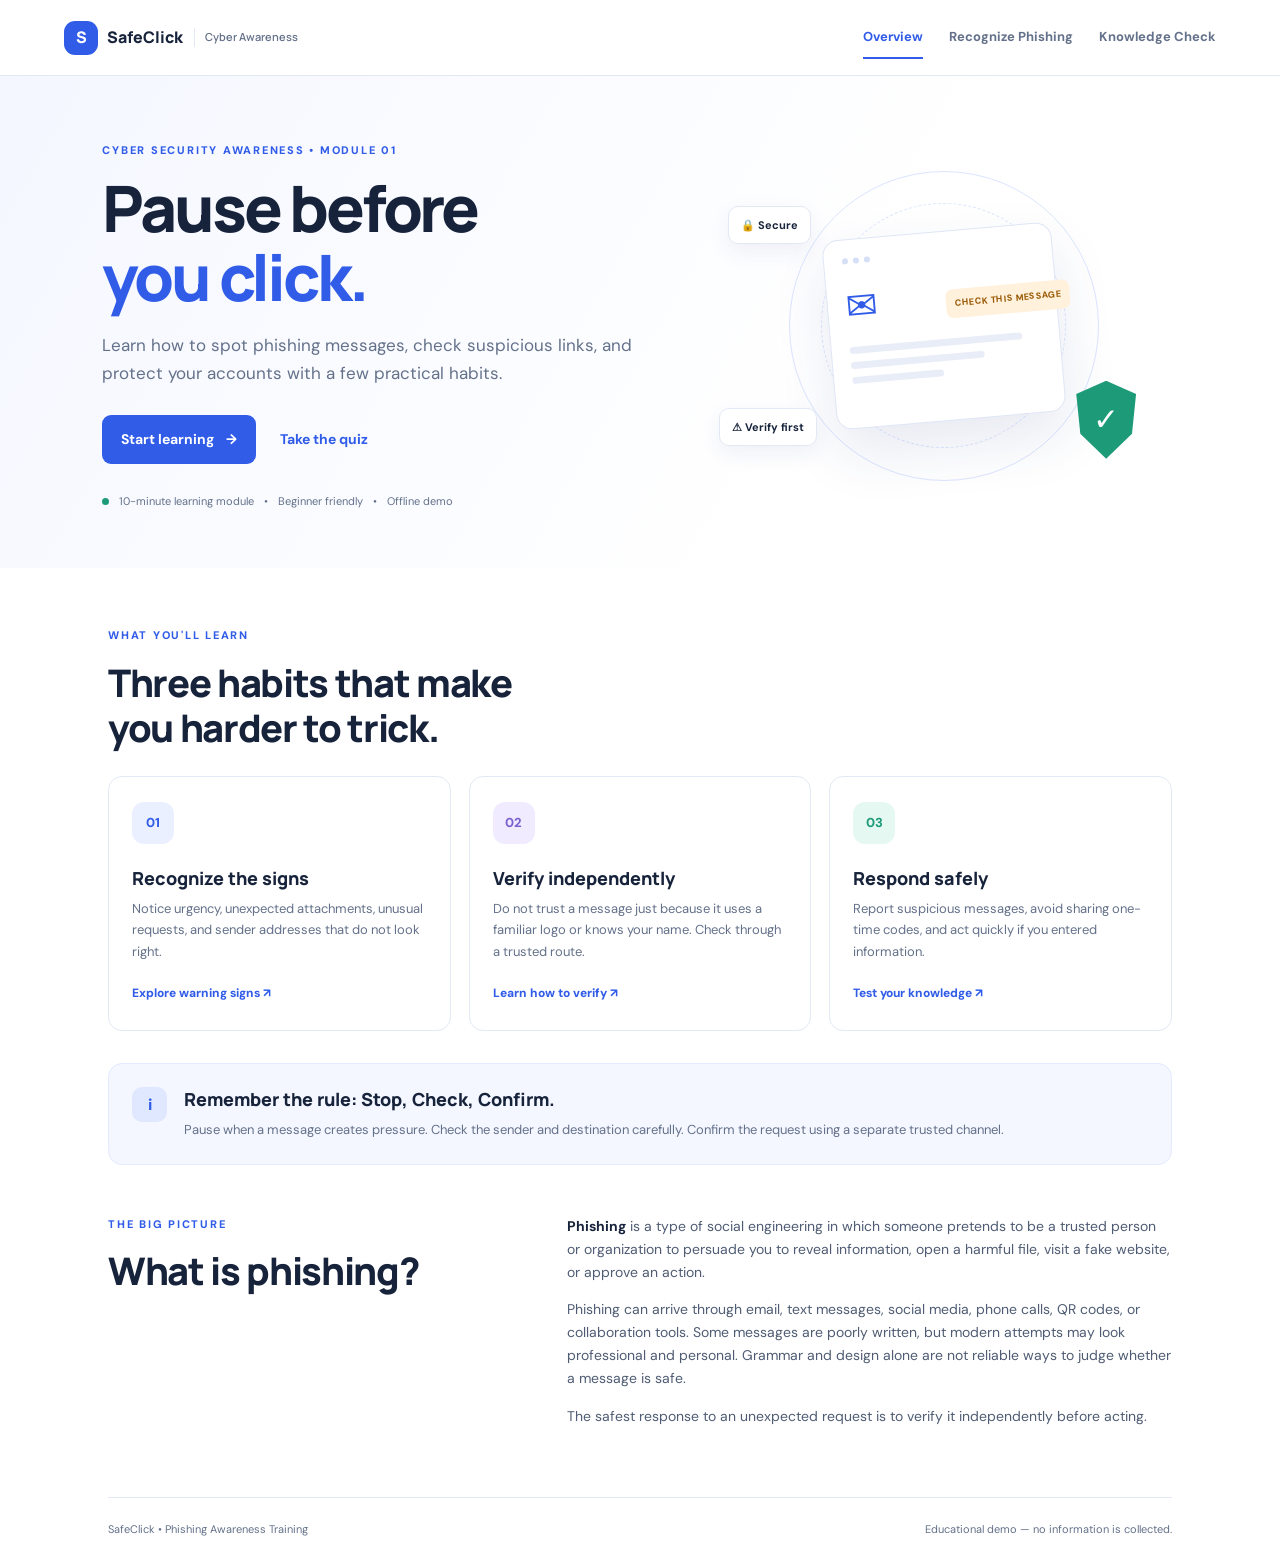
<file: index.html>
<!doctype html>
<html lang="en">
<head>
  <meta charset="utf-8">
  <meta name="viewport" content="width=device-width, initial-scale=1">
  <meta name="description" content="An offline phishing awareness training module.">
  <title>Phishing Awareness | Learn the Warning Signs</title>
  <link rel="stylesheet" href="style.css">
</head>
<body>
  <nav class="topbar">
    <a class="brand" href="index.html"><span class="brand-icon">S</span> SafeClick <span class="brand-sub">Cyber Awareness</span></a>
    <div class="navlinks"><a class="active" href="index.html">Overview</a><a href="recognize.html">Recognize Phishing</a><a href="quiz.html">Knowledge Check</a></div>
  </nav>
  <header class="hero">
    <div class="hero-copy">
      <p class="eyebrow">CYBER SECURITY AWARENESS • MODULE 01</p>
      <h1>Pause before<br><span>you click.</span></h1>
      <p class="hero-lead">Learn how to spot phishing messages, check suspicious links, and protect your accounts with a few practical habits.</p>
      <div class="hero-actions"><a class="button primary" href="recognize.html">Start learning <span aria-hidden="true">→</span></a><a class="text-link" href="quiz.html">Take the quiz</a></div>
      <div class="hero-meta"><span class="dot"></span> 10-minute learning module <span>•</span> Beginner friendly <span>•</span> Offline demo</div>
    </div>
    <div class="hero-art" aria-label="Illustration of an email protected by a shield">
      <div class="orbit orbit-one"></div><div class="orbit orbit-two"></div>
      <div class="mail-card"><div class="mail-top"><span></span><span></span><span></span></div><div class="mail-symbol">✉</div><div class="mail-line long"></div><div class="mail-line"></div><div class="mail-line short"></div><div class="warning-tag">CHECK THIS MESSAGE</div></div>
      <div class="shield">✓</div><div class="floating-chip chip-one">🔒 Secure</div><div class="floating-chip chip-two">⚠ Verify first</div>
    </div>
  </header>
  <main class="page-wrap">
    <section class="section-intro">
      <p class="eyebrow">WHAT YOU'LL LEARN</p><h2>Three habits that make<br>you harder to trick.</h2>
    </section>
    <section class="feature-grid">
      <article class="feature-card"><div class="feature-icon blue">01</div><h3>Recognize the signs</h3><p>Notice urgency, unexpected attachments, unusual requests, and sender addresses that do not look right.</p><a href="recognize.html">Explore warning signs ↗</a></article>
      <article class="feature-card"><div class="feature-icon violet">02</div><h3>Verify independently</h3><p>Do not trust a message just because it uses a familiar logo or knows your name. Check through a trusted route.</p><a href="recognize.html#verify">Learn how to verify ↗</a></article>
      <article class="feature-card"><div class="feature-icon green">03</div><h3>Respond safely</h3><p>Report suspicious messages, avoid sharing one-time codes, and act quickly if you entered information.</p><a href="quiz.html">Test your knowledge ↗</a></article>
    </section>
    <section class="callout"><div class="callout-mark">i</div><div><h3>Remember the rule: Stop, Check, Confirm.</h3><p>Pause when a message creates pressure. Check the sender and destination carefully. Confirm the request using a separate trusted channel.</p></div></section>
    <section class="content-section">
      <div><p class="eyebrow">THE BIG PICTURE</p><h2>What is phishing?</h2></div>
      <div class="prose"><p><strong>Phishing</strong> is a type of social engineering in which someone pretends to be a trusted person or organization to persuade you to reveal information, open a harmful file, visit a fake website, or approve an action.</p><p>Phishing can arrive through email, text messages, social media, phone calls, QR codes, or collaboration tools. Some messages are poorly written, but modern attempts may look professional and personal. Grammar and design alone are not reliable ways to judge whether a message is safe.</p><p>The safest response to an unexpected request is to verify it independently before acting.</p></div>
    </section>
    <footer><span>SafeClick • Phishing Awareness Training</span><span>Educational demo — no information is collected.</span></footer>
  </main>
</body>
</html>
</file>
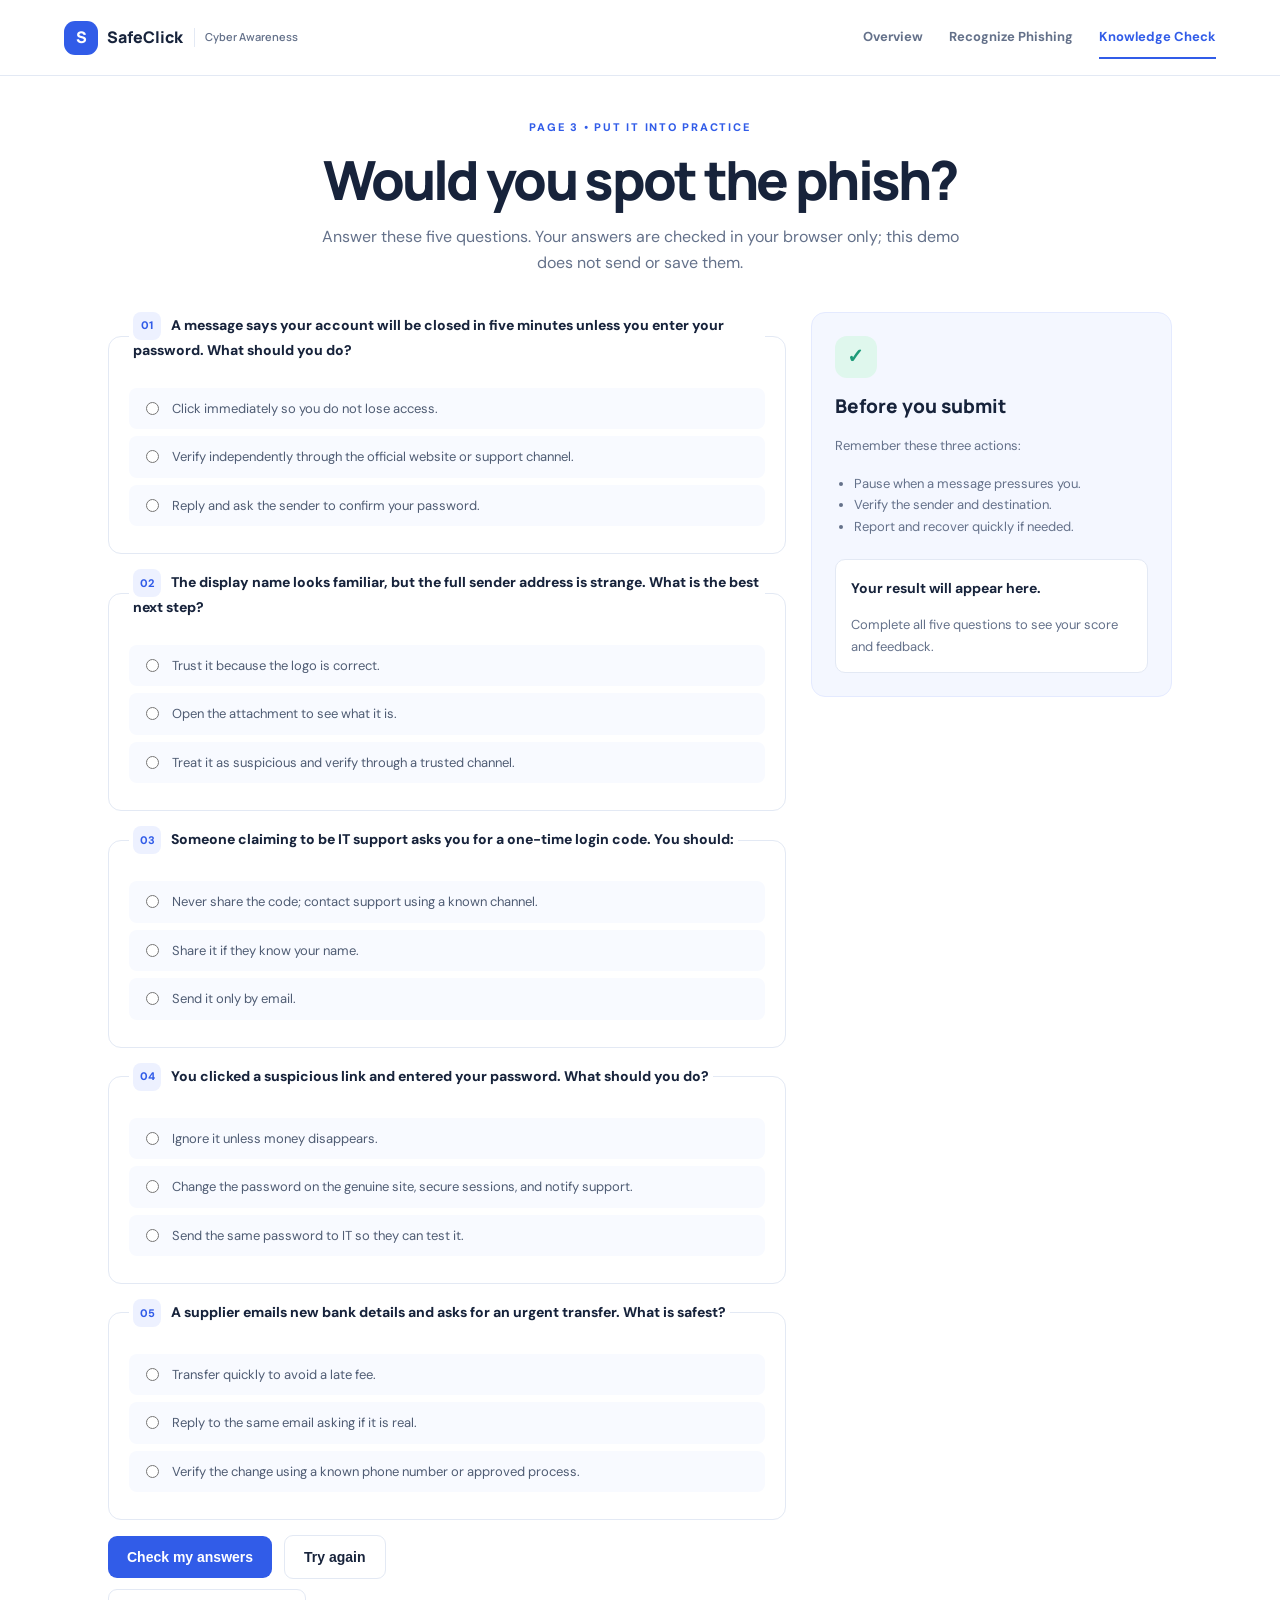
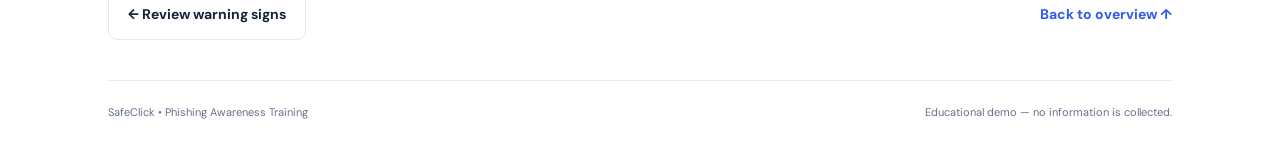
<file: quiz.html>
<!doctype html>
<html lang="en">
<head>
  <meta charset="utf-8">
  <meta name="viewport" content="width=device-width, initial-scale=1">
  <meta name="description" content="Test your phishing awareness knowledge.">
  <title>Knowledge Check | SafeClick</title>
  <link rel="stylesheet" href="style.css">
  <script src="quiz.js" defer></script>
</head>
<body>
  <nav class="topbar">
    <a class="brand" href="index.html"><span class="brand-icon">S</span> SafeClick <span class="brand-sub">Cyber Awareness</span></a>
    <div class="navlinks"><a href="index.html">Overview</a><a href="recognize.html">Recognize Phishing</a><a class="active" href="quiz.html">Knowledge Check</a></div>
  </nav>
  <main class="page-wrap inner-page">
    <header class="page-heading"><p class="eyebrow">PAGE 3 • PUT IT INTO PRACTICE</p><h1>Would you spot the phish?</h1><p>Answer these five questions. Your answers are checked in your browser only; this demo does not send or save them.</p></header>
    <div class="quiz-layout">
      <form id="quiz-form" class="quiz-form">
        <fieldset class="question"><legend><span>01</span> A message says your account will be closed in five minutes unless you enter your password. What should you do?</legend>
          <label><input type="radio" name="q1" value="a" required> Click immediately so you do not lose access.</label>
          <label><input type="radio" name="q1" value="b"> Verify independently through the official website or support channel.</label>
          <label><input type="radio" name="q1" value="c"> Reply and ask the sender to confirm your password.</label>
        </fieldset>
        <fieldset class="question"><legend><span>02</span> The display name looks familiar, but the full sender address is strange. What is the best next step?</legend>
          <label><input type="radio" name="q2" value="a" required> Trust it because the logo is correct.</label>
          <label><input type="radio" name="q2" value="b"> Open the attachment to see what it is.</label>
          <label><input type="radio" name="q2" value="c"> Treat it as suspicious and verify through a trusted channel.</label>
        </fieldset>
        <fieldset class="question"><legend><span>03</span> Someone claiming to be IT support asks you for a one-time login code. You should:</legend>
          <label><input type="radio" name="q3" value="a" required> Never share the code; contact support using a known channel.</label>
          <label><input type="radio" name="q3" value="b"> Share it if they know your name.</label>
          <label><input type="radio" name="q3" value="c"> Send it only by email.</label>
        </fieldset>
        <fieldset class="question"><legend><span>04</span> You clicked a suspicious link and entered your password. What should you do?</legend>
          <label><input type="radio" name="q4" value="a" required> Ignore it unless money disappears.</label>
          <label><input type="radio" name="q4" value="b"> Change the password on the genuine site, secure sessions, and notify support.</label>
          <label><input type="radio" name="q4" value="c"> Send the same password to IT so they can test it.</label>
        </fieldset>
        <fieldset class="question"><legend><span>05</span> A supplier emails new bank details and asks for an urgent transfer. What is safest?</legend>
          <label><input type="radio" name="q5" value="a" required> Transfer quickly to avoid a late fee.</label>
          <label><input type="radio" name="q5" value="b"> Reply to the same email asking if it is real.</label>
          <label><input type="radio" name="q5" value="c"> Verify the change using a known phone number or approved process.</label>
        </fieldset>
        <button class="button primary submit-button" type="submit">Check my answers</button>
        <button class="button secondary reset-button" type="reset">Try again</button>
      </form>
      <aside class="quiz-aside"><div class="aside-icon">✓</div><h2>Before you submit</h2><p>Remember these three actions:</p><ul><li>Pause when a message pressures you.</li><li>Verify the sender and destination.</li><li>Report and recover quickly if needed.</li></ul><div class="result-box" id="result" role="status" aria-live="polite"><strong>Your result will appear here.</strong><p>Complete all five questions to see your score and feedback.</p></div></aside>
    </div>
    <div class="page-nav"><a class="button secondary" href="recognize.html">← Review warning signs</a><a class="text-link" href="index.html">Back to overview ↑</a></div>
    <footer><span>SafeClick • Phishing Awareness Training</span><span>Educational demo — no information is collected.</span></footer>
  </main>
</body>
</html>
</file>
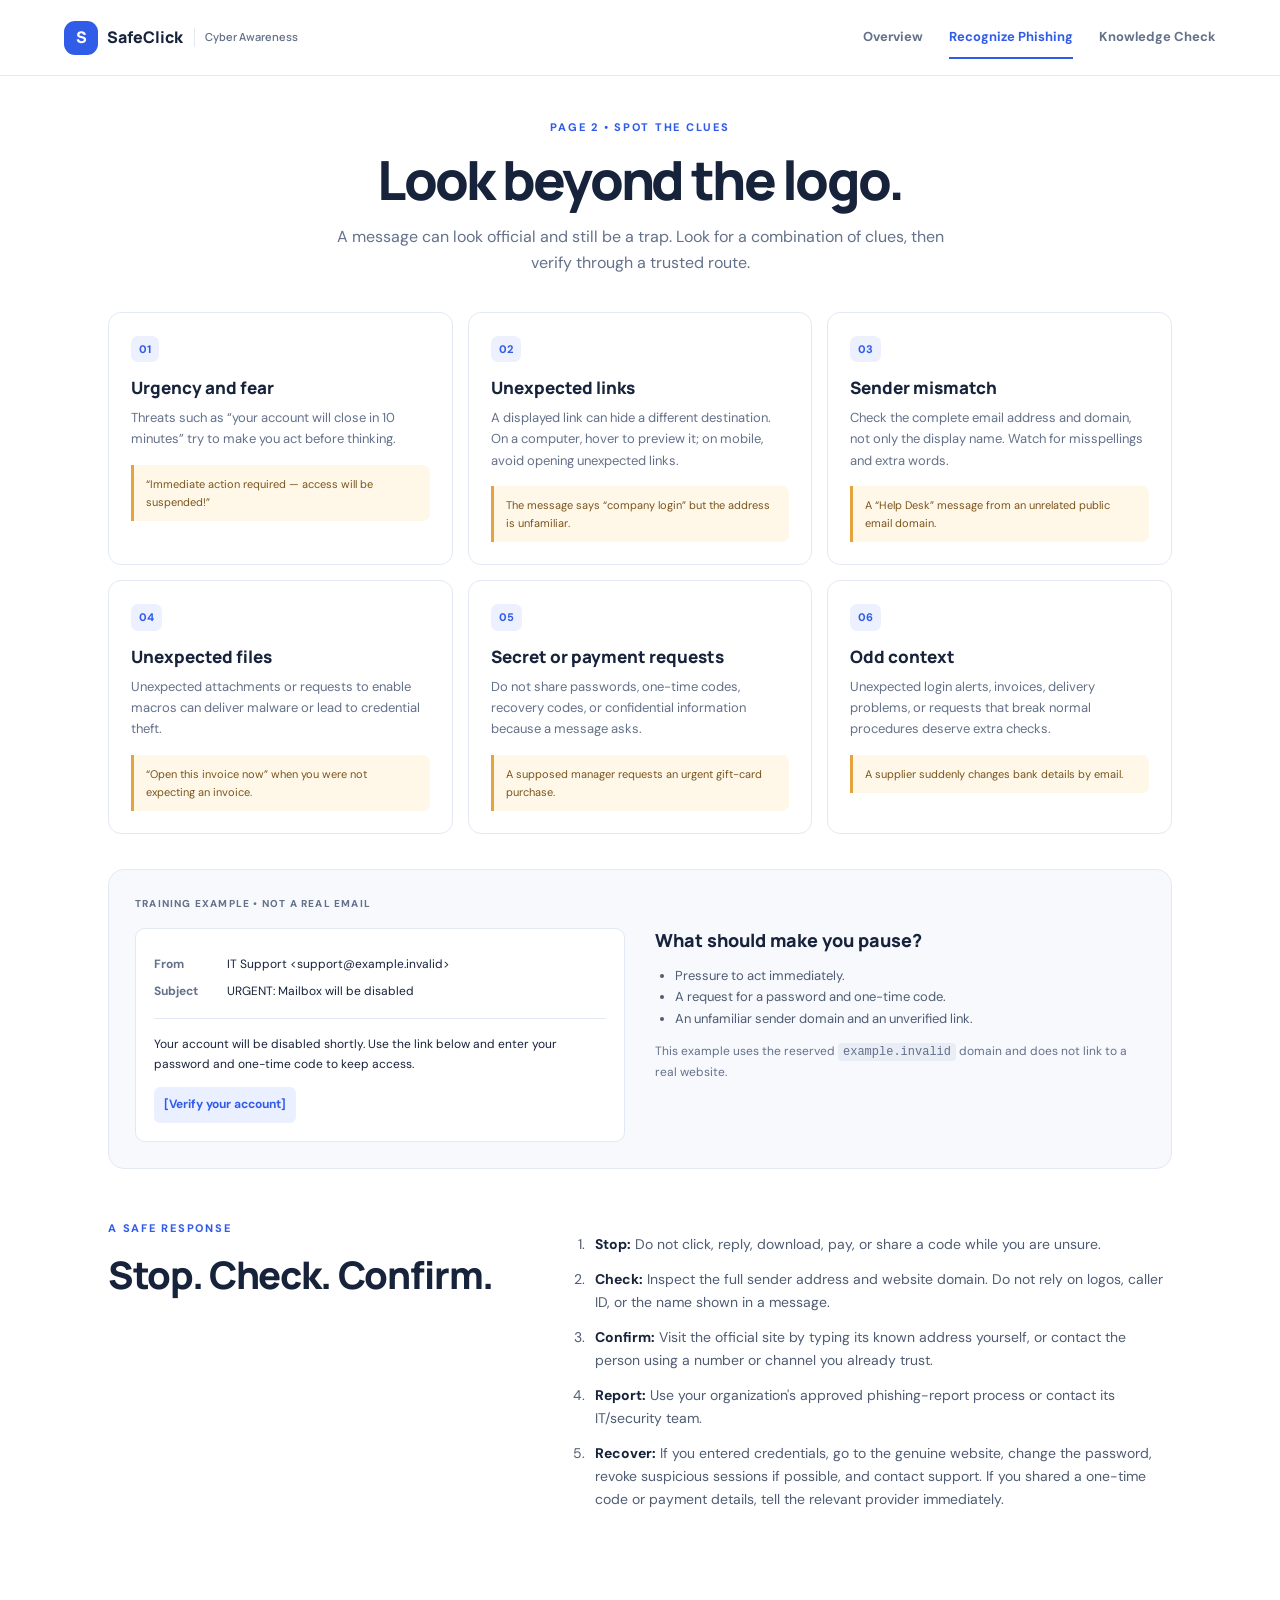
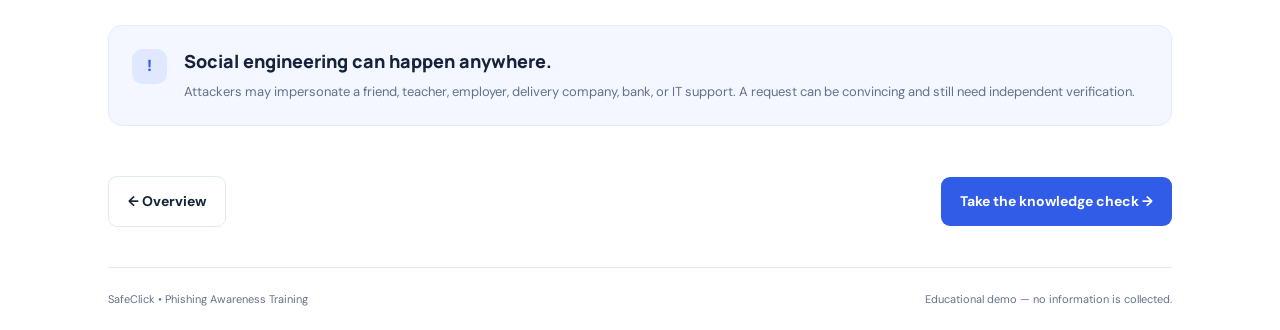
<file: recognize.html>
<!doctype html>
<html lang="en">
<head>
  <meta charset="utf-8">
  <meta name="viewport" content="width=device-width, initial-scale=1">
  <meta name="description" content="Learn how to recognize phishing and social engineering.">
  <title>Recognize Phishing | SafeClick</title>
  <link rel="stylesheet" href="style.css">
</head>
<body>
  <nav class="topbar">
    <a class="brand" href="index.html"><span class="brand-icon">S</span> SafeClick <span class="brand-sub">Cyber Awareness</span></a>
    <div class="navlinks"><a href="index.html">Overview</a><a class="active" href="recognize.html">Recognize Phishing</a><a href="quiz.html">Knowledge Check</a></div>
  </nav>
  <main class="page-wrap inner-page">
    <header class="page-heading"><p class="eyebrow">PAGE 2 • SPOT THE CLUES</p><h1>Look beyond the logo.</h1><p>A message can look official and still be a trap. Look for a combination of clues, then verify through a trusted route.</p></header>
    <section class="sign-grid">
      <article class="sign-card"><span class="sign-number">01</span><h2>Urgency and fear</h2><p>Threats such as “your account will close in 10 minutes” try to make you act before thinking.</p><div class="mini-example">“Immediate action required — access will be suspended!”</div></article>
      <article class="sign-card"><span class="sign-number">02</span><h2>Unexpected links</h2><p>A displayed link can hide a different destination. On a computer, hover to preview it; on mobile, avoid opening unexpected links.</p><div class="mini-example">The message says “company login” but the address is unfamiliar.</div></article>
      <article class="sign-card"><span class="sign-number">03</span><h2>Sender mismatch</h2><p>Check the complete email address and domain, not only the display name. Watch for misspellings and extra words.</p><div class="mini-example">A “Help Desk” message from an unrelated public email domain.</div></article>
      <article class="sign-card"><span class="sign-number">04</span><h2>Unexpected files</h2><p>Unexpected attachments or requests to enable macros can deliver malware or lead to credential theft.</p><div class="mini-example">“Open this invoice now” when you were not expecting an invoice.</div></article>
      <article class="sign-card"><span class="sign-number">05</span><h2>Secret or payment requests</h2><p>Do not share passwords, one-time codes, recovery codes, or confidential information because a message asks.</p><div class="mini-example">A supposed manager requests an urgent gift-card purchase.</div></article>
      <article class="sign-card"><span class="sign-number">06</span><h2>Odd context</h2><p>Unexpected login alerts, invoices, delivery problems, or requests that break normal procedures deserve extra checks.</p><div class="mini-example">A supplier suddenly changes bank details by email.</div></article>
    </section>
    <section class="example-panel">
      <div class="example-label">TRAINING EXAMPLE • NOT A REAL EMAIL</div>
      <div class="fake-email">
        <div class="email-row"><b>From</b><span>IT Support &lt;support@example.invalid&gt;</span></div>
        <div class="email-row"><b>Subject</b><span>URGENT: Mailbox will be disabled</span></div>
        <hr>
        <p>Your account will be disabled shortly. Use the link below and enter your password and one-time code to keep access.</p>
        <span class="fake-link">[Verify your account]</span>
      </div>
      <div class="analysis"><h3>What should make you pause?</h3><ul><li>Pressure to act immediately.</li><li>A request for a password and one-time code.</li><li>An unfamiliar sender domain and an unverified link.</li></ul><p>This example uses the reserved <code>example.invalid</code> domain and does not link to a real website.</p></div>
    </section>
    <section class="content-section" id="verify">
      <div><p class="eyebrow">A SAFE RESPONSE</p><h2>Stop. Check. Confirm.</h2></div>
      <div class="prose">
        <ol class="steps">
          <li><strong>Stop:</strong> Do not click, reply, download, pay, or share a code while you are unsure.</li>
          <li><strong>Check:</strong> Inspect the full sender address and website domain. Do not rely on logos, caller ID, or the name shown in a message.</li>
          <li><strong>Confirm:</strong> Visit the official site by typing its known address yourself, or contact the person using a number or channel you already trust.</li>
          <li><strong>Report:</strong> Use your organization's approved phishing-report process or contact its IT/security team.</li>
          <li><strong>Recover:</strong> If you entered credentials, go to the genuine website, change the password, revoke suspicious sessions if possible, and contact support. If you shared a one-time code or payment details, tell the relevant provider immediately.</li>
        </ol>
      </div>
    </section>
    <section class="callout"><div class="callout-mark">!</div><div><h3>Social engineering can happen anywhere.</h3><p>Attackers may impersonate a friend, teacher, employer, delivery company, bank, or IT support. A request can be convincing and still need independent verification.</p></div></section>
    <div class="page-nav"><a class="button secondary" href="index.html">← Overview</a><a class="button primary" href="quiz.html">Take the knowledge check →</a></div>
    <footer><span>SafeClick • Phishing Awareness Training</span><span>Educational demo — no information is collected.</span></footer>
  </main>
</body>
</html>
</file>
<file: style.css>
@import url('https://fonts.googleapis.com/css2?family=DM+Sans:wght@400;500;600;700&family=Manrope:wght@400;500;600;700;800&display=swap');
:root{--ink:#17233b;--muted:#64718a;--blue:#315ce8;--pale:#f4f7ff;--line:#e3e9f4;--green:#1d9b79;--violet:#7b61d1}
*{box-sizing:border-box}html{scroll-behavior:smooth}body{margin:0;color:var(--ink);background:#fff;font-family:"DM Sans",Arial,sans-serif;line-height:1.65}a{color:inherit;text-decoration:none}.topbar{height:auto;min-height:76px;padding:14px max(5vw,24px);display:flex;align-items:center;justify-content:space-between;gap:24px;border-bottom:1px solid var(--line);background:#fff}.brand{font-family:Manrope,Arial,sans-serif;font-weight:800;display:flex;align-items:center;gap:9px;white-space:nowrap}.brand-icon{display:grid;place-items:center;width:34px;height:34px;border-radius:11px;background:var(--blue);color:#fff}.brand-sub{font-size:11px;color:var(--muted);font-weight:600;border-left:1px solid var(--line);padding-left:10px;margin-left:2px}.navlinks{display:flex;gap:26px;font-size:13px;font-weight:700;color:var(--muted)}.navlinks a{padding:10px 0;border-bottom:2px solid transparent}.navlinks a:hover,.navlinks a.active{color:var(--blue);border-color:var(--blue)}.hero{padding:65px max(8vw,28px) 58px;display:grid;grid-template-columns:1.1fr .9fr;gap:35px;align-items:center;background:linear-gradient(120deg,#f4f7ff 0%,#fff 65%);overflow:hidden}.hero-copy{max-width:650px}.eyebrow{font-size:11px;letter-spacing:.16em;font-weight:800;color:var(--blue);margin:0 0 15px}.hero h1,.page-heading h1{font:800 clamp(42px,5vw,68px)/1.07 Manrope,Arial,sans-serif;letter-spacing:-.05em;margin:0 0 20px}.hero h1 span{color:var(--blue)}.hero-lead{font-size:17px;color:var(--muted);max-width:550px}.hero-actions{display:flex;align-items:center;gap:24px;margin:28px 0}.button{display:inline-flex;justify-content:center;align-items:center;gap:12px;border:0;border-radius:9px;padding:13px 19px;font-weight:700;font-size:14px;cursor:pointer;transition:transform .15s,background .15s}.button:hover{transform:translateY(-1px)}.primary{background:var(--blue);color:white}.primary:hover{background:#2349ca}.secondary{border:1px solid var(--line);background:#fff;color:var(--ink)}.text-link{font-size:14px;font-weight:700;color:var(--blue)}.hero-meta{font-size:11px;color:var(--muted);display:flex;align-items:center;gap:10px;flex-wrap:wrap}.dot{width:7px;height:7px;border-radius:50%;background:var(--green)}.hero-art{min-height:310px;position:relative;display:grid;place-items:center}.orbit{position:absolute;border:1px solid #dce5ff;border-radius:50%;width:310px;height:310px}.orbit-two{width:245px;height:245px;border-style:dashed}.mail-card{position:relative;width:230px;height:190px;border:1px solid #dfe6f5;border-radius:16px;background:white;box-shadow:0 25px 55px #223f8d1c;padding:18px;transform:rotate(-5deg)}.mail-top{display:flex;gap:5px}.mail-top span{height:6px;width:6px;background:#d5dff5;border-radius:50%}.mail-symbol{font-size:38px;color:var(--blue);margin:12px 0 8px}.mail-line{height:7px;width:70%;background:#e8edf8;border-radius:8px;margin:8px 0}.mail-line.long{width:90%}.mail-line.short{width:48%}.warning-tag{position:absolute;right:-14px;top:58px;background:#fff1dc;color:#9b5b08;font-size:9px;font-weight:800;padding:7px 9px;border-radius:7px;letter-spacing:.04em}.shield{position:absolute;right:8%;bottom:22px;width:68px;height:78px;display:grid;place-items:center;clip-path:polygon(50% 0,94% 17%,88% 68%,50% 100%,12% 68%,6% 17%);background:var(--green);color:white;font-size:31px;box-shadow:0 12px 25px #1d9b7933}.floating-chip{position:absolute;background:white;border:1px solid var(--line);border-radius:10px;padding:9px 12px;font-size:11px;font-weight:700;box-shadow:0 8px 22px #223f8d12}.chip-one{top:35px;left:4%}.chip-two{bottom:35px;left:2%}.page-wrap{max-width:1120px;padding:0 28px;margin:auto}.section-intro{padding:58px 0 25px}.section-intro h2,.content-section h2{font:800 clamp(28px,3vw,38px)/1.2 Manrope,Arial,sans-serif;letter-spacing:-.035em;margin:0}.feature-grid{display:grid;grid-template-columns:repeat(3,1fr);gap:18px}.feature-card{border:1px solid var(--line);border-radius:14px;padding:25px 23px;background:#fff}.feature-icon{width:42px;height:42px;border-radius:12px;display:grid;place-items:center;font-weight:800;font-size:13px;margin-bottom:22px}.blue{background:#eaf0ff;color:var(--blue)}.violet{background:#f0ebff;color:var(--violet)}.green{background:#e5f8f1;color:var(--green)}.feature-card h3,.callout h3{font:800 18px Manrope,Arial,sans-serif;margin:0 0 8px}.feature-card p,.callout p{font-size:13px;color:var(--muted);margin:0 0 17px}.feature-card a{font-size:12px;color:var(--blue);font-weight:800}.callout{display:flex;gap:17px;background:#f4f7ff;border:1px solid #e4eaff;border-radius:14px;padding:23px;margin:32px 0 50px}.callout-mark{width:35px;height:35px;flex:0 0 35px;display:grid;place-items:center;border-radius:10px;background:#e0e8ff;color:var(--blue);font-weight:800}.callout p{margin-bottom:0}.content-section{display:grid;grid-template-columns:.8fr 1.2fr;gap:55px;padding:0 0 55px}.prose{color:#4f5c73;font-size:14px}.prose p:first-child{margin-top:0}.prose strong{color:var(--ink)}footer{border-top:1px solid var(--line);padding:22px 0;display:flex;justify-content:space-between;gap:15px;color:var(--muted);font-size:11px}.inner-page{padding-top:42px}.page-heading{max-width:750px;margin:0 auto 35px;text-align:center}.page-heading h1{font-size:clamp(36px,4.5vw,54px);margin-bottom:15px}.page-heading>p:last-child{color:var(--muted);max-width:650px;margin:0 auto}.sign-grid{display:grid;grid-template-columns:repeat(3,1fr);gap:15px}.sign-card{padding:22px;border:1px solid var(--line);border-radius:13px}.sign-number{display:inline-block;color:var(--blue);background:#edf1ff;border-radius:7px;padding:4px 8px;font-size:11px;font-weight:800}.sign-card h2{font:800 17px Manrope,Arial,sans-serif;margin:14px 0 8px}.sign-card p{font-size:13px;color:var(--muted);margin:0 0 15px}.mini-example{border-left:3px solid #e6a23c;background:#fff8e9;padding:10px 12px;color:#79541c;font-size:11px;border-radius:0 7px 7px 0}.example-panel{display:grid;grid-template-columns:1fr 1fr;gap:30px;background:#f7f9fd;border:1px solid var(--line);border-radius:16px;padding:26px;margin:35px 0 50px}.example-label{grid-column:1/-1;color:var(--muted);font-size:10px;font-weight:800;letter-spacing:.12em;margin-bottom:-15px}.fake-email{background:#fff;border:1px solid var(--line);border-radius:10px;padding:18px;font-size:12px;align-self:start}.email-row{display:grid;grid-template-columns:65px 1fr;gap:8px;margin:8px 0;overflow-wrap:anywhere}.email-row b{color:var(--muted)}.fake-email hr{border:0;border-top:1px solid var(--line);margin:16px 0}.fake-link{display:inline-block;background:#eaf0ff;color:var(--blue);padding:8px 10px;border-radius:6px;font-weight:700}.analysis h3{font:800 18px Manrope,Arial,sans-serif;margin:0 0 10px}.analysis ul{padding-left:20px;color:#4f5c73;font-size:13px}.analysis p{font-size:12px;color:var(--muted)}code{background:#e9edf5;padding:2px 5px;border-radius:4px}.steps{padding-left:22px}.steps li{padding:0 0 12px 6px}.steps strong{color:var(--ink)}.page-nav{display:flex;align-items:center;justify-content:space-between;margin:10px 0 40px}.quiz-layout{display:grid;grid-template-columns:1.5fr .8fr;gap:25px;align-items:start}.quiz-form{min-width:0}.question{border:1px solid var(--line);border-radius:13px;padding:20px;margin:0 0 15px}.question legend{font-weight:800;font-size:14px;line-height:1.5;padding:0 4px;max-width:100%}.question legend span{display:inline-grid;place-items:center;background:#edf1ff;color:var(--blue);width:28px;height:28px;border-radius:8px;font-size:11px;margin-right:7px}.question label{display:flex;gap:10px;align-items:flex-start;padding:10px 12px;border-radius:8px;margin:7px 0;background:#f8faff;color:#4f5c73;font-size:13px;cursor:pointer}.question label:hover{background:#eef3ff}.question input{accent-color:var(--blue);margin-top:4px}.submit-button{margin-right:8px}.quiz-aside{background:#f4f7ff;border:1px solid #e4eaff;border-radius:14px;padding:23px;position:sticky;top:20px}.aside-icon{width:42px;height:42px;display:grid;place-items:center;background:#dff7ed;color:var(--green);border-radius:12px;font-size:20px;font-weight:800}.quiz-aside h2{font:800 19px Manrope,Arial,sans-serif}.quiz-aside p,.quiz-aside li{font-size:13px;color:var(--muted)}.quiz-aside ul{padding-left:19px}.result-box{margin-top:22px;padding:15px;background:#fff;border:1px solid var(--line);border-radius:10px}.result-box strong{font-size:14px}.result-box p{margin-bottom:0}.result-box.good{border-color:#9adbc5;background:#f0fff8}.result-box.review{border-color:#f1d19a;background:#fffaf0}
@media(max-width:760px){.topbar{align-items:flex-start;flex-direction:column;gap:10px}.navlinks{gap:17px;flex-wrap:wrap;font-size:12px}.hero{grid-template-columns:1fr;padding-top:45px}.hero-art{min-height:260px}.orbit{width:260px;height:260px}.orbit-two{width:210px;height:210px}.feature-grid,.sign-grid{grid-template-columns:1fr 1fr}.content-section{grid-template-columns:1fr;gap:12px}.example-panel{grid-template-columns:1fr}.example-label{grid-column:auto;margin-bottom:0}.quiz-layout{grid-template-columns:1fr}.quiz-aside{position:static}.page-heading{text-align:left}.page-nav{gap:12px;flex-wrap:wrap}footer{flex-direction:column}.brand-sub{display:none}}
@media(max-width:480px){.feature-grid,.sign-grid{grid-template-columns:1fr}.hero h1{font-size:46px}.hero-meta{line-height:1.8}.page-wrap{padding:0 18px}.hero{padding-left:22px;padding-right:22px}.question{padding:15px}.button{padding:12px 14px}}
@media print{.topbar,.hero-art,.hero-actions,.page-nav,.submit-button,.reset-button{display:none!important}body{font-size:11pt}.hero{display:block;padding:20px;background:white}.page-wrap{max-width:none}.feature-card,.sign-card,.question{break-inside:avoid;box-shadow:none}.inner-page{padding-top:10px}footer{margin-top:25px}}
</file>
